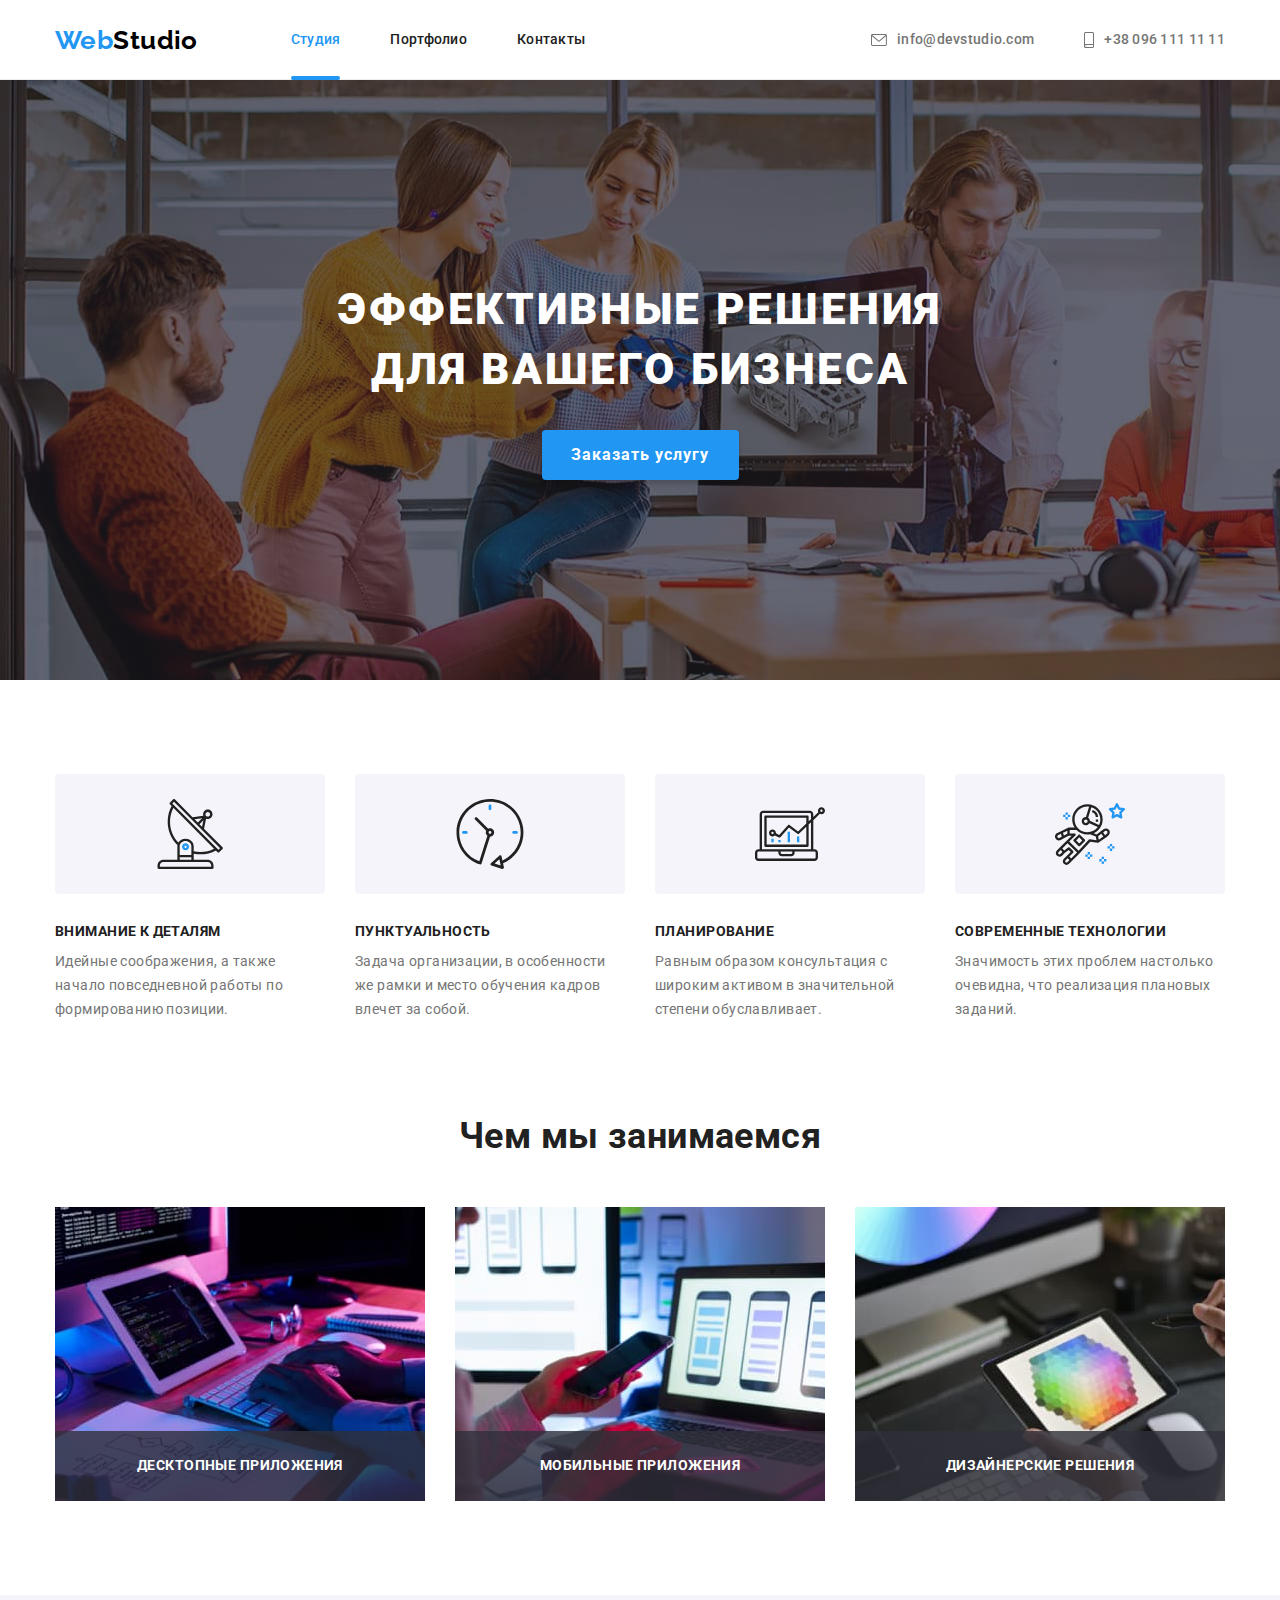
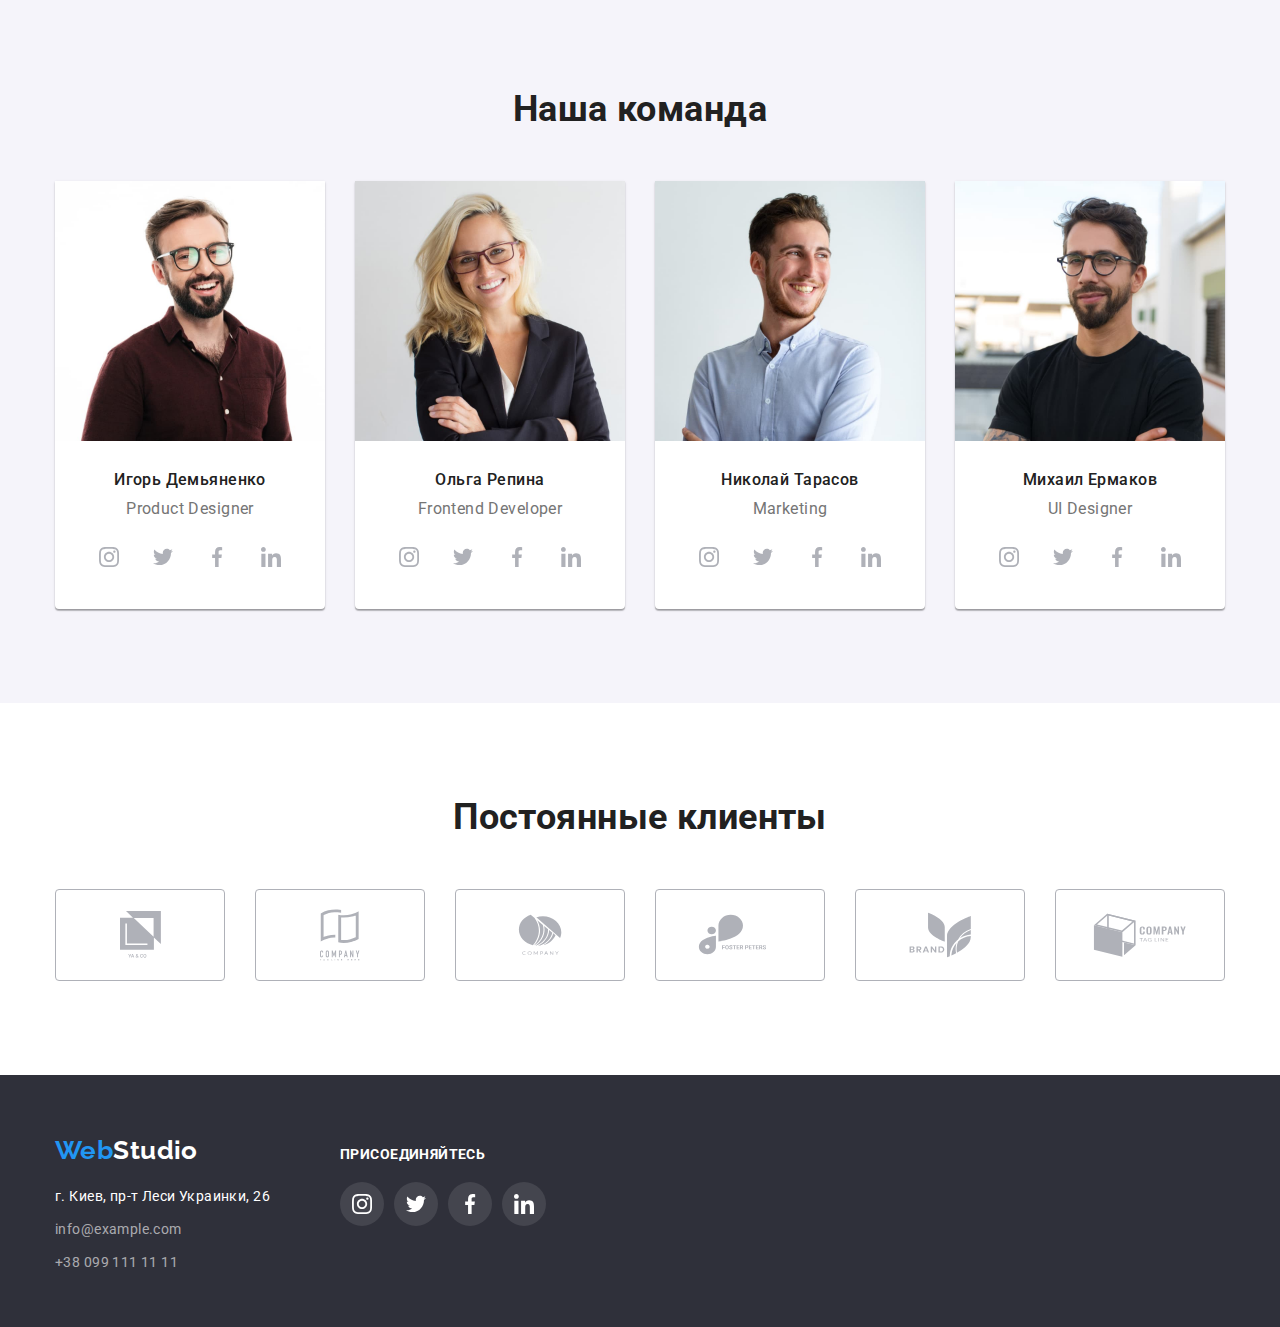
<file: index.html>
<!DOCTYPE html>
<html lang="ru">
<head>
    <meta charset="UTF-8">
    <meta http-equiv="X-UA-Compatible" content="IE=edge">
    <meta name="viewport" content="width=device-width, initial-scale=1.0">
    <title>Document</title>
    <link rel="preconnect" href="https://fonts.googleapis.com">
    <link rel="preconnect" href="https://fonts.gstatic.com" crossorigin>
    <link href="https://fonts.googleapis.com/css2?family=Raleway:wght@700&family=Roboto:wght@400;500;700;900&display=swap" rel="stylesheet">
    <link rel="stylesheet"
    href="https://cdnjs.cloudflare.com/ajax/libs/modern-normalize/1.0.0/modern-normalize.min.css" />
    <link rel="stylesheet" href="css/styles.css">
</head>
<body>
    <header class="header-section">
        <div class="container">
            <nav class="nav-section">
                <a href="./index.html" class="logo"><span>Web</span>Studio</a>
                <ul class="nav-list">
                    <li class="nav-items"><a href="./index.html" class="nav-link illumination">Студия</a></li>
                    <li class="nav-items"><a href="./portfolio.html" class="nav-link">Портфолио</a></li>
                    <li class="nav-items"><a href="Контакты" class="nav-link">Контакты</a></li>
                </ul>
            </nav>
            <ul class="nav-list">
                <li class="nav-items">
                    <a href="mailto:info@devstudio.com" class="nav-contacts">
                        <svg class="nav-icon" width="16" height="12">
                            <use href="./images/icons.svg#icon-envelope"></use>
                        </svg>info@devstudio.com</a>
                </li>
                <li class="nav-items">
                    <a href="tel:+380961111111" class="nav-contacts">
                        <svg class="nav-icon" width="10" height="16">
                            <use href="./images/icons.svg#icon-smartphone"></use>
                        </svg>+38 096 111 11 11</a>
                </li>
            </ul>
        </div>
    </header>
    <main class="main-section">
        <section class="main section">
            <div class="container">
                <h1 class="main-title">Эффективные решения для вашего бизнеса</h1>
                <button type="button" class="main-button" data-modal-open>Заказать услугу</button>
            </div>
        </section>
        <section class="section">
            <div class="container">
                <h2 class="visually-hidden">Приимущества</h2>
                <ul class="benefits-list">
                    <li class="benefits-items">
                        <div class="benefits-icons-container">
                            <svg class="benefits-icon" width="70" height="70">
                                <use href="./images/icons.svg#icon-Group"></use>
                            </svg>
                        </div>
                        <h3 class="benefits-title">Внимание к деталям</h3>
                        <p class="benefits-text">Идейные соображения, а также начало повседневной работы по формированию позиции.
                        </p>
                    </li>
                    <li class="benefits-items">
                        <div class="benefits-icons-container">
                            <svg class="benefits-icon" width="70" height="70">
                                <use href="./images/icons.svg#icon-clock"></use>
                            </svg>
                        </div>
                        <h3 class="benefits-title">Пунктуальность</h3>
                        <p class="benefits-text">Задача организации, в особенности же рамки и место обучения кадров влечет за собой.
                        </p>
                    </li>
                    <li class="benefits-items">
                        <div class="benefits-icons-container">
                            <svg class="benefits-icon" width="70" height="70">
                                <use href="./images/icons.svg#icon-diagram"></use>
                            </svg>
                        </div>
                        <h3 class="benefits-title">Планирование</h3>
                        <p class="benefits-text">Равным образом консультация с широким активом в значительной степени обуславливает.
                        </p>
                    </li>
                    <li class="benefits-items">
                        <div class="benefits-icons-container">
                            <svg class="benefits-icon" width="70" height="70">
                                <use href="./images/icons.svg#icon-astronaut"></use>
                            </svg>
                        </div>
                        <h3 class="benefits-title">Современные технологии</h3>
                        <p class="benefits-text">Значимость этих проблем настолько очевидна, что реализация плановых заданий.</p>
                    </li>
                </ul>
            </div>
        </section>
        <section class="section no-padding">
            <div class="container">
                <h2 class="title">Чем мы занимаемся</h2>
                <ul class="work-list">
                    <li class="work-items">
                        <img src="./images/box-1.jpg" alt="Людина сидить за комп'ютером" width="370">
                        <div class="work-box">
                            <h3 class="work-items-title">Десктопные приложения</h3>
                        </div>
                    </li>
                    <li class="work-items">
                        <img src="./images/box-2.jpg" alt="Людина сидить за комп'ютером з телефоном у руці" width="370">
                        <div class="work-box">
                            <h3 class="work-items-title">Мобильные приложения</h3>
                        </div>
                    </li>
                    <li class="work-items">
                        <img src="./images/box-3.jpg" alt="Людина сидить за столом бтримає в руках планшет з кольоровим графічним зображенням " width="370">
                        <div class="work-box">
                            <h3 class="work-items-title">Дизайнерские решения</h3>
                        </div>
                    </li>
                </ul>
            </div>
        </section>    
        <section class="team section">
            <div class="container">
                <h2 class="title">Наша команда</h2>
                <ul class="team-list">
                    <li class="team-card">
                        <img src="./images/img.jpg" alt="фото" width="270">
                        <h3 class="team-member-name">Игорь Демьяненко</h3>
                        <p class="team-member-position">Product Designer</p>
                        <ul class="team-icon-list">
                            <li class="items-icon">
                                <a class="icon-link" href="">
                                    <svg class="icon" width="20" height="20">
                                        <use href="./images/icons.svg#icon-instagram"></use>
                                    </svg>
                                </a>
                            </li>
                            <li class="items-icon">
                                <a class="icon-link" href="">
                                    <svg class="icon" width="20" height="20">
                                        <use href="./images/icons.svg#icon-twitter"></use>
                                    </svg>
                                </a>
                            </li>
                            <li class="items-icon">
                                <a class="icon-link" href="">
                                    <svg class="icon" width="20" height="20">
                                        <use href="./images/icons.svg#icon-facebook"></use>
                                    </svg>
                                </a>
                            </li>
                            <li class="items-icon">
                                <a class="icon-link" href="">
                                    <svg class="icon" width="20" height="20">
                                        <use href="./images/icons.svg#icon-linkedin"></use>
                                    </svg>
                                </a>
                            </li>
                        </ul>
                    </li>
                    <li class="team-card">
                        <img src="./images/img-1.jpg" alt="фото" width="270">
                        <h3 class="team-member-name">Ольга Репина</h3>
                        <p class="team-member-position">Frontend Developer</p>
                        <ul class="team-icon-list">
                            <li class="items-icon">
                                <a class="icon-link" href="">
                                    <svg class="icon" width="20" height="20">
                                        <use href="./images/icons.svg#icon-instagram"></use>
                                    </svg>
                                </a>
                            </li>
                            <li class="items-icon">
                                <a class="icon-link" href="">
                                    <svg class="icon" width="20" height="20">
                                        <use href="./images/icons.svg#icon-twitter"></use>
                                    </svg>
                                </a>
                            </li>
                            <li class="items-icon">
                                <a class="icon-link" href="">
                                    <svg class="icon" width="20" height="20">
                                        <use href="./images/icons.svg#icon-facebook"></use>
                                    </svg>
                                </a>
                            </li>
                            <li class="items-icon">
                                <a class="icon-link" href="">
                                    <svg class="icon" width="20" height="20">
                                        <use href="./images/icons.svg#icon-linkedin"></use>
                                    </svg>
                                </a>
                            </li>
                        </ul>
                    </li>
                    <li class="team-card">
                        <img src="./images/img-2.jpg" alt="фото" width="270">
                        <h3 class="team-member-name">Николай Тарасов</h3>
                        <p class="team-member-position">Marketing</p>
                        <ul class="team-icon-list">
                            <li class="items-icon">
                                <a class="icon-link" href="">
                                    <svg class="icon" width="20" height="20">
                                        <use href="./images/icons.svg#icon-instagram"></use>
                                    </svg>
                                </a>
                            </li>
                            <li class="items-icon">
                                <a class="icon-link" href="">
                                    <svg class="icon" width="20" height="20">
                                        <use href="./images/icons.svg#icon-twitter"></use>
                                    </svg>
                                </a>
                            </li>
                            <li class="items-icon">
                                <a class="icon-link" href="">
                                    <svg class="icon" width="20" height="20">
                                        <use href="./images/icons.svg#icon-facebook"></use>
                                    </svg>
                                </a>
                            </li>
                            <li class="items-icon">
                                <a class="icon-link" href="">
                                    <svg class="icon" width="20" height="20">
                                        <use href="./images/icons.svg#icon-linkedin"></use>
                                    </svg>
                                </a>
                            </li>
                        </ul>
                    </li>
                    <li class="team-card">
                        <img src="./images/img-3.jpg" alt="фото" width="270">
                        <h3 class="team-member-name">Михаил Ермаков</h3>
                        <p class="team-member-position">UI Designer</p>
                        <ul class="team-icon-list">
                            <li class="items-icon">
                                <a class="icon-link" href="">
                                    <svg class="icon" width="20" height="20">
                                        <use href="./images/icons.svg#icon-instagram"></use>
                                    </svg>
                                </a>
                            </li>
                            <li class="items-icon">
                                <a class="icon-link" href="">
                                    <svg class="icon" width="20" height="20">
                                        <use href="./images/icons.svg#icon-twitter"></use>
                                    </svg>
                                </a>
                            </li>
                            <li class="items-icon">
                                <a class="icon-link" href="">
                                    <svg class="icon" width="20" height="20">
                                        <use href="./images/icons.svg#icon-facebook"></use>
                                    </svg>
                                </a>
                            </li>
                            <li class="items-icon">
                                <a class="icon-link" href="">
                                    <svg class="icon" width="20" height="20">
                                        <use href="./images/icons.svg#icon-linkedin"></use>
                                    </svg>
                                </a>
                            </li>
                        </ul>
                    </li>
                </ul>
            </div>    
        </section>
        <section class="section">
            <div class="container">
                <h2 class="title">Постоянные клиенты</h2>
                <ul class="company-icon-list">
                    <li class="company-icon-items">
                        <a class="company-link" href="">
                            <svg class="company-icon" width="41" height="47">
                                <use href="./images/icons.svg#icon-group-1"></use>
                            </svg>
                        </a>
                    </li>
                    <li class="company-icon-items">
                        <a class="company-link" href="">
                            <svg class="company-icon" width="40" height="52">
                                <use href="./images/icons.svg#icon-group-2"></use>
                            </svg>
                        </a>
                    </li>
                    <li class="company-icon-items">
                        <a class="company-link" href="">
                            <svg class="company-icon" width="44" height="41">
                                <use href="./images/icons.svg#icon-group-3"></use>
                            </svg>
                        </a>
                    </li>
                    <li class="company-icon-items">
                        <a class="company-link" href="">
                            <svg class="company-icon" width="85" height="41">
                                <use href="./images/icons.svg#icon-group-6"></use>
                            </svg>
                        </a>
                    </li>
                    <li class="company-icon-items">
                        <a class="company-link" href="">
                            <svg class="company-icon" width="63" height="46">
                                <use href="./images/icons.svg#icon-group-5"></use>
                            </svg>
                        </a>
                    </li>
                    <li class="company-icon-items">
                        <a class="company-link" href="">
                            <svg class="company-icon" width="94" height="44">
                                <use href="./images/icons.svg#icon-group-7"></use>
                            </svg>
                        </a>
                    </li>
                </ul>
            </div>
        </section>
    </main>
    <footer class="footer-section">
        <div class="container">
            <div class="address-container">
                <a href="./index.html" class="logo"><span>Web</span>Studio</a>
                <address class="footer-address">
                <ul class="footer-list">
                    <li class="footer-items">
                        <a href="https://goo.gl/maps/piqngm7oDQpEDh6u6" target="_blank" rel="noopener nofollow noreferrer"
                            class="footer-link">г. Киев, пр-т Леси Украинки, 26</a>
                    </li>
                    <li class="footer-items-contacts">
                        <a href="mailto:info@example.com" class="footer-contacts">info@example.com</a>
                    </li>
                    <li class="footer-items-contacts">
                        <a href="tel:+380991111111" class="footer-contacts">+38 099 111 11 11</a>
                    </li>
                </ul>
               </address>
            </div>
            <div class="social-link-container">
                <p class="social-link-title">присоединяйтесь</p>
                <ul class="icon-list">
                    <li class="items-icon">
                        <a class="icon-link" href="">
                            <svg class="icon-footer" width="20" height="20">
                                <use href="./images/icons.svg#icon-instagram"></use>
                            </svg>
                        </a>
                    </li>
                    <li class="items-icon">
                        <a class="icon-link" href="">
                            <svg class="icon-footer" width="20" height="20">
                                <use href="./images/icons.svg#icon-twitter"></use>
                            </svg>
                        </a>
                    </li>
                    <li class="items-icon">
                        <a class="icon-link" href="">
                            <svg class="icon-footer" width="20" height="20">
                                <use href="./images/icons.svg#icon-facebook"></use>
                            </svg>
                        </a>
                    </li>
                    <li class="items-icon">
                        <a class="icon-link" href="">
                            <svg class="icon-footer" width="20" height="20">
                                <use href="./images/icons.svg#icon-linkedin"></use>
                            </svg>
                        </a>
                    </li>
                </ul>
            </div>
            
        </div>    
    </footer>
    <div class="backdrop is-hidden" data-modal>
        <div class="modal">
            <button class="button-modal" data-modal-close>
                <svg width="11" height="11">
                    <use href="./images/icons.svg#icon-Vector-1"></use>
                </svg>
            </button>
        </div>
    </div>
    <script src="./js/modal.js"></script>
</body>
</html>
</file>
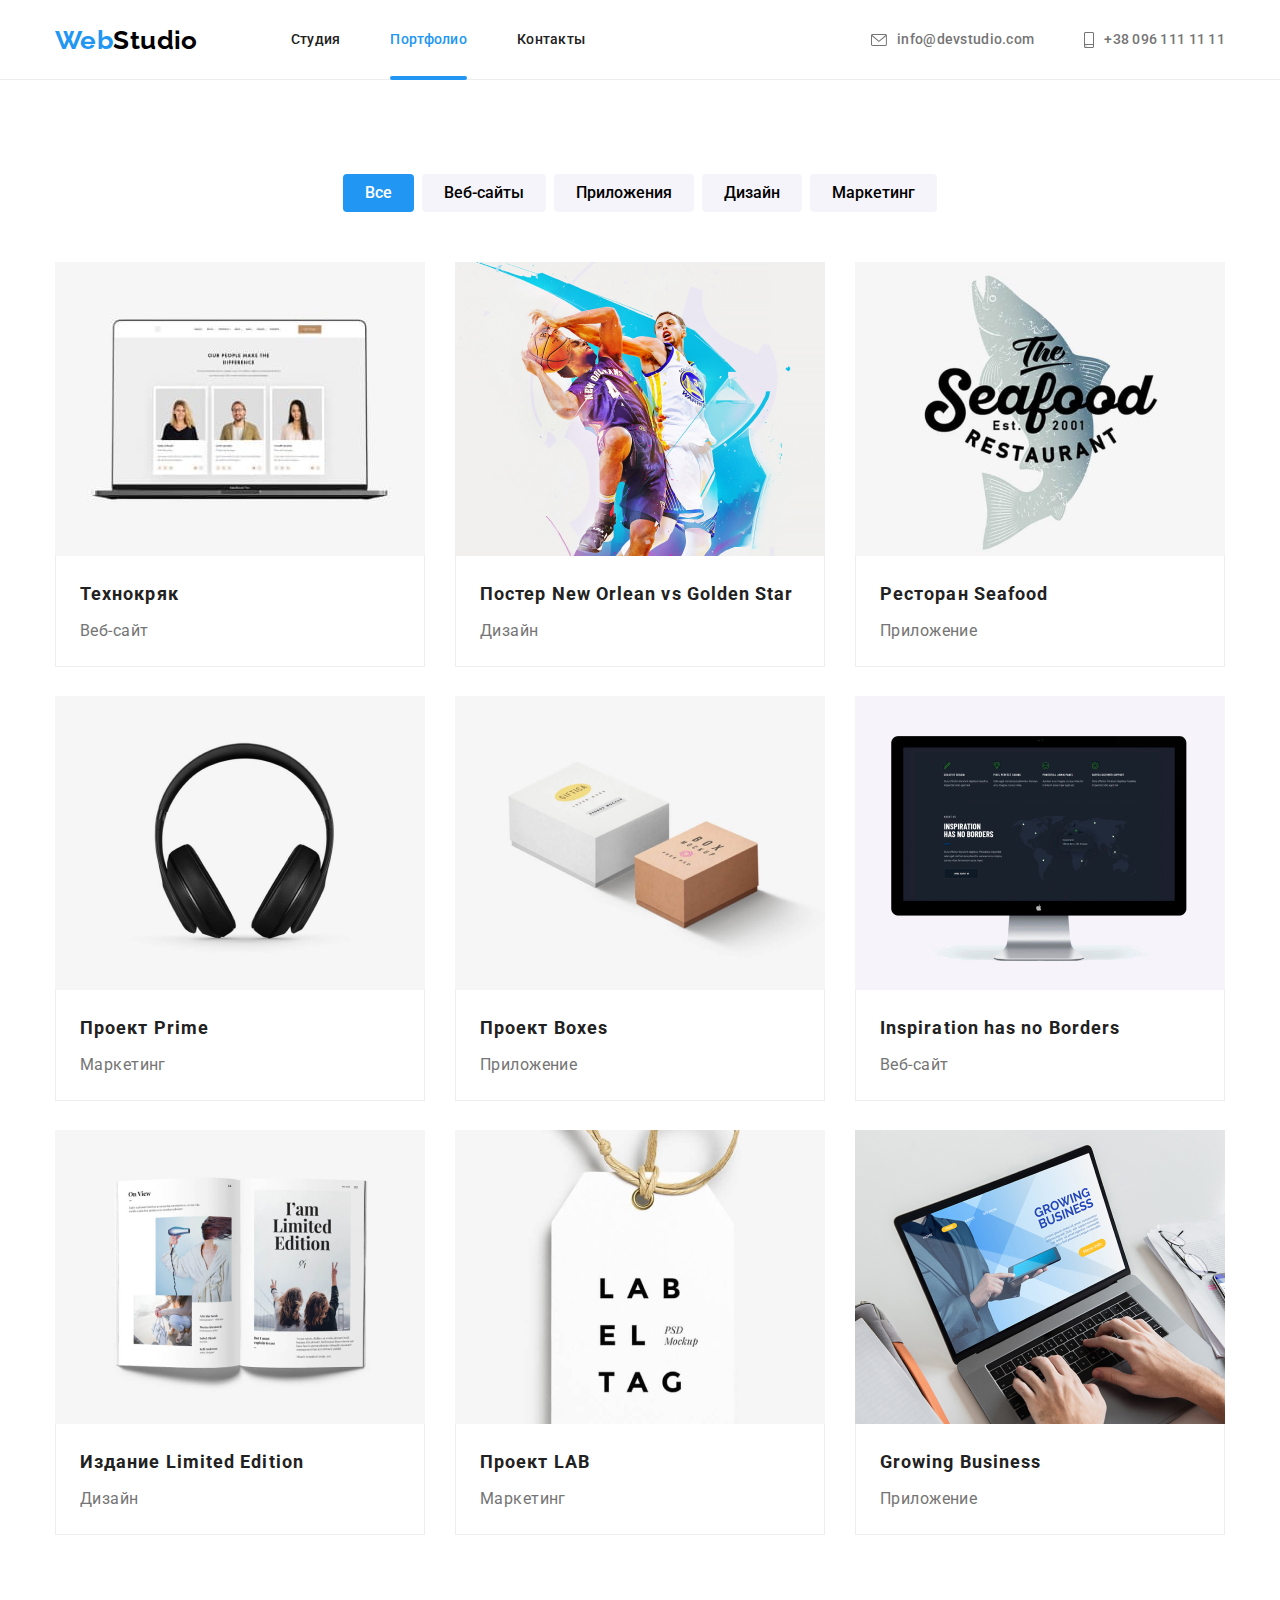
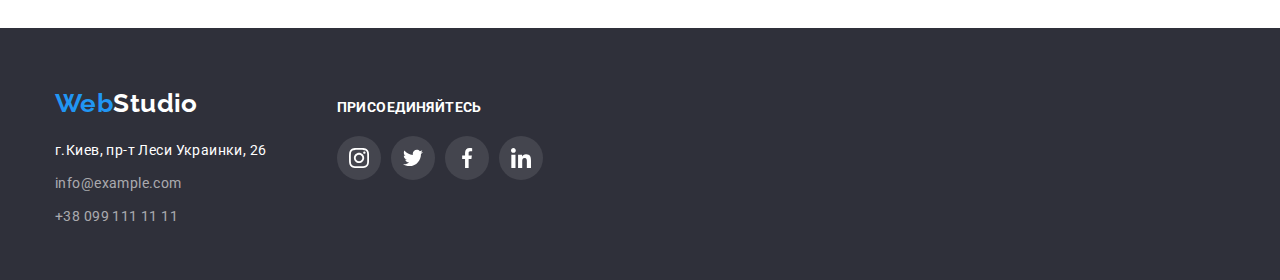
<file: portfolio.html>
<!DOCTYPE html>
<html lang="ru">
<head>
    <meta charset="UTF-8">
    <meta http-equiv="X-UA-Compatible" content="IE=edge">
    <meta name="viewport" content="width=device-width, initial-scale=1.0">
    <title>Document</title>
    <link rel="preconnect" href="https://fonts.googleapis.com">
    <link rel="preconnect" href="https://fonts.gstatic.com" crossorigin>
    <link href="https://fonts.googleapis.com/css2?family=Raleway:wght@700&family=Roboto:wght@400;500;700;900&display=swap" rel="stylesheet">
<link rel="stylesheet" href="https://cdnjs.cloudflare.com/ajax/libs/modern-normalize/1.0.0/modern-normalize.min.css" />
<link rel="stylesheet" href="css/styles.css">
</head>
<body>
    <header class="header-section">
        <div class="container">
            <nav class="nav-section">
                <a href="./index.html" class="logo"><span>Web</span>Studio</a>
                <ul class="nav-list">
                    <li class="nav-items"><a href="./index.html" class="nav-link">Студия</a></li>
                    <li class="nav-items"><a href="./portfolio.html" class="nav-link illumination">Портфолио</a></li>
                    <li class="nav-items"><a href="Контакты" class="nav-link">Контакты</a></li>
                </ul>
            </nav>
            <ul class="nav-list">
                <li class="nav-items "><a href="mailto:info@devstudio.com" class="nav-contacts">
                    <svg class="nav-icon" width="16" height="12">
                        <use href="./images/icons.svg#icon-envelope"></use>
                    </svg>info@devstudio.com</a>
                </li>
                <li class="nav-items"><a href="tel:+380961111111" class="nav-contacts">
                    <svg class="nav-icon" width="10" height="16">
                        <use href="./images/icons.svg#icon-smartphone"></use>
                    </svg>+38 096 111 11 11</a>
                </li>
            </ul>
        </div>
    </header>
    <main>
        <section class="section">
            <div class="container">
                <h1 class="visually-hidden">Портфолио</h1>
                <ul class="portfolio-list-button">
                    <li class="portfolio-items"><button type="button" class="portfolio-button illumination-btn">Все</button></li>
                    <li class="portfolio-items"><button type="button" class="portfolio-button">Веб-сайты</button></li>
                    <li class="portfolio-items"><button type="button" class="portfolio-button">Приложения</button></li>
                    <li class="portfolio-items"><button type="button" class="portfolio-button">Дизайн</button></li>
                    <li class="portfolio-items"><button type="button" class="portfolio-button">Маркетинг</button></li>
                </ul>
                <ul class="portfolio">
                    <li class="portfolio-card">
                        <a class="portfolio-link" href="">
                            <div class="portfolio-box">
                                <img src="./images/img(9).jpg" alt="Відкритий ноутбук, на екрані зображені фото працівників" width="370">
                                <div class="portfolio-overlay">
                                    <p class="portfolio-screen-text">Ресурс предлагает комплексные предложения с разным уровнем функционала и
                                        сервисов. Все это позволит посетителю получить исчерпывающие сведения о компании или частном лице.</p>
                                </div>
                            </div>
                            <div class="portfolio-container-title">
                                <h2 class="portfolio-card-title">Технокряк</h2>
                                <p class="portfolio-name-industry">Веб-сайт</p>
                            </div>
                        </a>
                    </li>
                    <li class="portfolio-card">
                        <a class="portfolio-link" href="">
                            <div class="portfolio-box">
                                <img src="./images/img(1).jpg" alt="Зображено двох волейболістів у стрибку з м'ячем у руках" width="370">
                                <div class="portfolio-overlay">
                                    <p class="portfolio-screen-text">Ресурс предлагает комплексные предложения с разным уровнем функционала и
                                        сервисов.
                                        Все это позволит посетителю получить исчерпывающие сведения о компании или частном лице.</p>
                                </div>
                            </div>
                            <div class="portfolio-container-title">
                                <h2 class="portfolio-card-title">Постер New Orlean vs Golden Star</h2>
                                <p class="portfolio-name-industry">Дизайн</p>
                            </div>
                        </a>
                    </li>
                    <li class="portfolio-card">
                        <a class="portfolio-link" href="">
                            <div class="portfolio-box">
                                <img src="./images/img(2).jpg" alt="Логотип ресторану" width="370">
                                <div class="portfolio-overlay">
                                    <p class="portfolio-screen-text">Ресурс предлагает комплексные предложения с разным уровнем функционала и
                                        сервисов.
                                        Все это позволит посетителю получить исчерпывающие сведения о компании или частном лице.</p>
                                </div>
                            </div>
                            <div class="portfolio-container-title">
                                <h2 class="portfolio-card-title">Ресторан Seafood</h2>
                                <p class="portfolio-name-industry">Приложение</p>
                            </div>
                        </a>
                    </li>
                    <li class="portfolio-card">
                        <a class="portfolio-link" href="">
                            <div class="portfolio-box">
                                <img src="./images/img(3).jpg" alt="Накладні навушники" width="370">
                                <div class="portfolio-overlay">
                                    <p class="portfolio-screen-text">Ресурс предлагает комплексные предложения с разным уровнем функционала и
                                        сервисов.
                                        Все это позволит посетителю получить исчерпывающие сведения о компании или частном лице.</p>
                                </div>
                            </div>
                            <div class="portfolio-container-title">
                                <h2 class="portfolio-card-title">Проект Prime</h2>
                                <p class="portfolio-name-industry">Маркетинг</p>
                            </div>
                        </a>
                    </li>
                    <li class="portfolio-card">
                        <a class="portfolio-link" href="">
                            <div class="portfolio-box">
                                <img src="./images/img(4).jpg" alt="Дві коробки з логотипами" width="370">
                                <div class="portfolio-overlay">
                                    <p class="portfolio-screen-text">Ресурс предлагает комплексные предложения с разным уровнем функционала и
                                        сервисов.
                                        Все это позволит посетителю получить исчерпывающие сведения о компании или частном лице.</p>
                                </div>
                            </div>
                            <div class="portfolio-container-title">
                                <h2 class="portfolio-card-title">Проект Boxes</h2>
                                <p class="portfolio-name-industry">Приложение</p>
                            </div>
                        </a>
                    </li>
                    <li class="portfolio-card">
                        <a class="portfolio-link" href="">
                            <div class="portfolio-box">
                                <img src="./images/img(5).jpg" alt="Ком'ютер з відкритим вебсайтом" width="370">
                                <div class="portfolio-overlay">
                                    <p class="portfolio-screen-text">Ресурс предлагает комплексные предложения с разным уровнем функционала и
                                        сервисов.
                                        Все это позволит посетителю получить исчерпывающие сведения о компании или частном лице.</p>
                                </div>
                            </div>
                            <div class="portfolio-container-title">
                                <h2 class="portfolio-card-title">Inspiration has no Borders</h2>
                                <p class="portfolio-name-industry">Веб-сайт</p>
                            </div>
                        </a>
                    </li>
                    <li class="portfolio-card">
                        <a class="portfolio-link" href="">
                            <div class="portfolio-box">
                                <img src="./images/img(6).jpg" alt="Відкрита книжка в ній стаття" width="370">
                                <div class="portfolio-overlay">
                                    <p class="portfolio-screen-text">Ресурс предлагает комплексные предложения с разным уровнем функционала и
                                        сервисов.
                                        Все это позволит посетителю получить исчерпывающие сведения о компании или частном лице.</p>
                                </div>
                            </div>
                            <div class="portfolio-container-title">
                                <h2 class="portfolio-card-title">Издание Limited Edition</h2>
                                <p class="portfolio-name-industry">Дизайн</p>
                            </div>
                        </a>
                    </li>
                    <li class="portfolio-card">
                        <a class="portfolio-link" href="">
                            <div class="portfolio-box">
                                <img src="./images/img(7).jpg" alt="Логотип" width="370">
                                <div class="portfolio-overlay">
                                    <p class="portfolio-screen-text">Ресурс предлагает комплексные предложения с разным уровнем функционала и
                                        сервисов.
                                        Все это позволит посетителю получить исчерпывающие сведения о компании или частном лице.</p>
                                </div>
                            </div>
                            <div class="portfolio-container-title">
                                <h2 class="portfolio-card-title">Проект LAB</h2>
                                <p class="portfolio-name-industry">Маркетинг</p>
                            </div>
                        </a>
                    </li>
                    <li class="portfolio-card">
                        <a class="portfolio-link" href="">
                            <div class="portfolio-box">
                                <img src="./images/img(8).jpg" alt="Ввімкнений ноутбук з відкритим додатком" width="370">
                                <div class="portfolio-overlay">
                                    <p class="portfolio-screen-text">Ресурс предлагает комплексные предложения с разным уровнем функционала и
                                        сервисов.
                                        Все это позволит посетителю получить исчерпывающие сведения о компании или частном лице.</p>
                                </div>
                            </div>
                            <div class="portfolio-container-title">
                                <h2 class="portfolio-card-title">Growing Business</h2>
                                <p class="portfolio-name-industry">Приложение</p>
                            </div>
                        </a>
                    </li>
                </ul>
            </div>
        </section>
    </main>
    <footer class="footer-section">
        <div class="container">
            <div class="address-container">
                <a href="./index.html" class="logo"><span>Web</span>Studio</a>
                <address class="footer-address">
                    <ul class="footer-list">
                        <li class="footer-items">
                            <a href="https://goo.gl/maps/piqngm7oDQpEDh6u6" target="_blank" rel="noopener nofollow noreferrer" class="footer-link">г.Киев, пр-т Леси Украинки, 26</a>
                        </li>
                        <li class="footer-items-contacts">
                            <a href="mailto:info@example.com" class="footer-contacts">info@example.com</a>
                        </li>
                        <li class="footer-items-contacts">
                            <a href="tel:+380991111111" class="footer-contacts">+38 099 111 11 11</a>
                        </li>
                    </ul>
                </address>
            </div>
            <div class="social-link-container">
                <p class="social-link-title">присоединяйтесь</p>
                <ul class="icon-list">
                    <li class="items-icon">
                        <a class="icon-link" href="">
                            <svg class="icon-footer" width="20" height="20">
                                <use href="./images/icons.svg#icon-instagram"></use>
                            </svg>
                        </a>
                    </li>
                    <li class="items-icon">
                        <a class="icon-link" href="">
                            <svg class="icon-footer" width="20" height="20">
                                <use href="./images/icons.svg#icon-twitter"></use>
                            </svg>
                        </a>
                    </li>
                    <li class="items-icon">
                        <a class="icon-link" href="">
                            <svg class="icon-footer" width="20" height="20">
                                <use href="./images/icons.svg#icon-facebook"></use>
                            </svg>
                        </a>
                    </li>
                    <li class="items-icon">
                        <a class="icon-link" href="">
                            <svg class="icon-footer" width="20" height="20">
                                <use href="./images/icons.svg#icon-linkedin"></use>
                            </svg>
                        </a>
                    </li>
                </ul>
            </div>
        </div>
    </footer>
    
</body>
</html>
</file>
<file: css/styles.css>
:root{
    --title-text-color: #212121;
    --primary-text-color: #757575;
    --accent-color: #2196F3;
    --primary-bg-color: #fff;
}
body{
    font-family: 'Roboto', sans-serif;
    background-color: var(--primary-bg-color);
    color: var(--title-text-color);
    font-size: 14px;
    line-height: 1.14;
    letter-spacing: 0.03em;
}
h1,h2,h3,p,ul{
    margin: 0;
    padding: 0;
}
/* Стилізація хедера */
.header-section{
    max-height: 80px;
    border-bottom: 1px solid #ECECEC;
}
ul{
    list-style: none;
}
a{
    text-decoration: none;
}
.logo{
    color: #000;
    font-family: 'Raleway';
    font-weight: 700;
    font-size: 26px;
    line-height: 1.19;
}
span{
    color: var(--accent-color);
}
.header-section .container{
    display: flex;
    justify-content: space-between;
}
.nav-section{
    align-items: center;
    display: flex;
}
.nav-section .logo{
    margin-right: 93px;
}
.nav-list{
    display: flex;
}
.nav-items{
    display: flex;
}
.nav-items:not(:last-child){
    margin-right: 50px;
}
.nav-link{
    position: relative;
    padding: 32px 0 32px 0;
    color: var(--title-text-color);
    font-weight: 500;
    letter-spacing: 0.02em;
    transition: color 250ms cubic-bezier(0.4, 0, 0.2, 1);
}
.illumination{
    color: var(--accent-color);
}
.illumination:after{
    position: absolute;
    bottom: 0;
    content:" ";
    display: block;
    width: 100%;
    height: 4px;
    border-radius: 2px;
    background-color: var(--accent-color);
}
.nav-link:hover,
.nav-link:focus{
    color: var(--accent-color);
}
.nav-contacts{
    display: flex;
    padding: 32px 0 32px 0;
    align-items: center;
    color: var(--primary-text-color);
    font-weight: 500;
    letter-spacing: 0.02em;
    transition: color 250ms cubic-bezier(0.4, 0, 0.2, 1);
}
.nav-contacts:hover,
.nav-contacts:focus{
    color: var(--accent-color);
}
.nav-contacts:hover .nav-icon,
.nav-contacts:focus .nav-icon{
    fill: var(--accent-color);
}
.nav-icon{
    margin-right: 10px;
    fill: var(--primary-text-color);
    transition: fill 250ms cubic-bezier(0.4, 0, 0.2, 1);
}
/* Стилізація головного контенту сторінки */
img{
    display: block;
}
.container{
    max-width: 1200px;
    padding: 0 15px 0 15px;
    margin-left: auto;
    margin-right: auto;
}
.main{
    max-width: 1600px;
    margin-left: auto;
    margin-right: auto;
    text-align: center;
    background-color: #2F303A;
    content: "";
    background-image: linear-gradient( to right, rgba(47, 48, 58, 0.4), rgba(47, 48, 58, 0.4)), url(../images/background.jpg);
    background-size: cover; 
}
.main-section .section:first-child{
    padding: 200px 0;
}
.main-title{
    width: 693px;
    margin-left: auto;
    margin-right: auto;
    font-weight: 900;
    font-size: 44px;
    line-height: 1.36;
    letter-spacing: 0.06em;
    text-transform: uppercase;
    color: var(--primary-bg-color);
}
button{
    font-family: inherit;
    cursor: pointer;
}
.main-button{
    margin-top: 30px;
    font-weight: 700;
    font-size: 16px;
    line-height: 1.88;
    letter-spacing: 0.06em;
    min-width: 197px;
    min-height: 50px;
    padding: 10px 25px;
    background-color: var(--accent-color);
    box-shadow: 0px 4px 4px rgba(0, 0, 0, 0.15);
    border-radius: 4px;
    color: var(--primary-bg-color);
    border:none;
    transition: background-color 250ms cubic-bezier(0.4, 0, 0.2, 1);
}
.main-button:hover,
.main-button:focus{
    background-color:  #267bc6;
}
.main-button:active{
    background-color: #27619b;
}
.portfolio-list-button{
    display: flex;
    justify-content: center;
}
.portfolio-items:not(:last-child){
    margin-right: 8px;
}
.portfolio{
    display: flex;
    flex-wrap: wrap;
    gap: 30px;
    margin-top: 50px;
}
.portfolio-button{
    background: #F5F4FA;
    font-weight: 500;
    font-size: 16px;
    line-height: 1.62;
    padding: 6px 22px;
    border-radius: 4px;
    border:none;
    transition: background-color 250ms cubic-bezier(0.4, 0, 0.2, 1),box-shadow 250ms cubic-bezier(0.4, 0, 0.2, 1), color 250ms cubic-bezier(0.4, 0, 0.2, 1);
}
.illumination-btn{
    background-color: var(--accent-color);
    color: var(--primary-bg-color);
}
.portfolio-button:hover,
.portfolio-button:focus{
    background-color: var(--accent-color);
    color: var(--primary-bg-color);
    box-shadow: 0px 3px 1px rgba(0, 0, 0, 0.1), 0px 1px 2px rgba(0, 0, 0, 0.08), 0px 2px 2px rgba(0, 0, 0, 0.12);
}
.portfolio-button:active{
    background-color: #267bc6;
}
.visually-hidden{ 
    position: absolute; 
    width: 1px; 
    height: 1px; 
    margin: -1px; 
    border: 0; 
    padding: 0; 
    white-space: nowrap; 
    clip-path: inset(100%); 
    clip: rect(0 0 0 0); 
    overflow: hidden; 
}
.section{
    padding: 94px 0;
}
.work-list{
    display: flex;
    justify-content: space-between;
    margin-top: 50px;
}
.work-items{
    position: relative;
}
.work-box{
    position: absolute;
    display: flex;
    justify-content: center;
    align-items: center;
    width: 100%;
    height: 70px;
    bottom: 0;
    background-color: rgba(47, 48, 58, 0.8);
}
.work-items-title{
    font-weight: 700;
    font-size: 14px;
    line-height: 1.14;
    letter-spacing: 0.03em;
    text-transform: uppercase;
    color: #FFFFFF;
}
.benefits-list{
    display: flex;
    justify-content: space-between;
}
.benefits-items{
    width: 270px;    
}
.benefits-icons-container{
    display: inline-flex;
    justify-content: center;
    align-items: center;
    width: 270px;
    height: 120px;
    background-color: #F5F4FA;
    border-radius: 4px;
}
.benefits-title{
    font-size: 14px;
    text-transform: uppercase;
    margin-top: 30px;
}
.benefits-text{
    margin-top: 10px;
    color: var(--primary-text-color);
    line-height: 1.71;
}
.title{    
    font-size: 36px;
    line-height: 1.16;
    text-align: center;
}
.team{
    background: #F5F4FA;
}
.no-padding{
    padding-top: 0;
}
.team-list{
    display: flex;
    justify-content: space-between;
}
.team-card{
    margin-top: 50px;
    padding-bottom: 30px;
    text-align: center;
    min-width: 270px;
    min-height: 368px;
    background-color: var(--primary-bg-color);
    box-shadow: 0px 1px 3px rgba(0, 0, 0, 0.12), 0px 1px 1px rgba(0, 0, 0, 0.14), 0px 2px 1px rgba(0, 0, 0, 0.2);
    border-radius: 0px 0px 4px 4px;
}
.team-member-name{
    padding-top: 30px;
    font-weight: 500;
    font-size: 16px;
    line-height: 1.18;
}
.team-member-position{
    margin-top: 10px;
    color: var(--primary-text-color);
    font-size: 16px;
    line-height: 1.18;
}
.team-icon-list{
    display: inline-flex;
    height: 44px;
    margin-top: 16px;
    justify-content: center;
    gap: 10px;
}
.icon-link{
    display: inline-flex;
    justify-content: center;
    align-items: center;
    height: 44px;
    width: 44px;
    border-radius: 50%;
    background-color: rgba(255, 255, 255, 0.1);
    transition: background-color 250ms cubic-bezier(0.4, 0, 0.2, 1);
}
.icon-link:hover .icon,
.icon-link:focus .icon{
    fill: #fff;  
}
.icon-link:hover,.icon-link:focus{
    background-color: var(--accent-color);
}
.icon{
    fill: #AFB1B8;
    transition: fill 250ms cubic-bezier(0.4, 0, 0.2, 1);
}
.company-icon-list{
    margin-top: 50px;
    display: inline-flex;
    gap: 30px;
}
.company-link{
    display: inline-flex;
    justify-content: center;
    align-items: center;
    width: 170px;
    height: 92px;
    border: 1px solid #AFB1B8;
    border-radius: 4px;
    transition: background-color 250ms cubic-bezier(0.4, 0, 0.2, 1);
}
.company-link:hover .company-icon,.company-link:hover,
.company-link:focus .company-icon,.company-link:focus{
    fill: var(--accent-color);
    border-color: var(--accent-color);
}
.company-icon{
    fill: #AFB1B8;
    transition: fill 250ms cubic-bezier(0.4, 0, 0.2, 1);
}
.portfolio-card{
    width: 370px;
    height: 404px;
}
.portfolio-screen-text{
    font-size: 18px;
    line-height: 1.56;
    letter-spacing: 0.03em;
    color: #FFFFFF;
}
.portfolio-overlay{
    position: absolute;
    width: 100%;
    height: 100%;
    bottom: 0;
    padding: 63px 24px;
    background-color: rgba(33, 150, 243, 0.9);
    transform: translateY(101%);
    transition: transform 250ms cubic-bezier(0.4, 0, 0.2, 1);
}
.portfolio-box{
    position: relative;
    display: block;
    width: 370px;
    height: 294px;
    overflow: hidden;
}
.portfolio-link{
    display: inline-block;
    width: 100%;
    height: 100%;
    transition: box-shadow 250ms cubic-bezier(0.4, 0, 0.2, 1);
}
.portfolio-link:hover .portfolio-overlay,
.portfolio-link:focus .portfolio-overlay{ 
    transform:translateY(0);
    height: 294px;
}
.portfolio-link:hover,
.portfolio-link:focus{
    background-color: #FFFFFF;
    box-shadow: 0px 1px 1px rgba(0, 0, 0, 0.12), 0px 4px 4px rgba(0, 0, 0, 0.06), 1px 4px 6px rgba(0, 0, 0, 0.16);
}
.portfolio-container-title{
    padding: 20px 10px 20px 24px;
    border: 1px solid #EEEEEE;
    border-top: 0;
}
.portfolio-card-title{
    font-size: 18px;
    line-height: 2;    
    letter-spacing: 0.06em;
    color: var(--title-text-color);
}
.portfolio-name-industry{
    margin-top: 4px;
    color: var(--primary-text-color);   
    font-size: 16px;
    line-height: 1.88;
}
/* Стилізація футера */
.footer-section{
    padding: 60px 0;
    height: 252px;
    background: #2F303A;
}
.footer-section .container{
    display: flex;
    gap: 70px;
}
.footer-section .logo{
    color: var(--primary-bg-color);
}
address{
    font-style: normal;
}
.footer-address{
    margin-top: 20px;
}
.footer-link{
    color: #FFFFFF;
    line-height: 1.71;
}
.footer-items-contacts{
    margin-top: 9px;
}
.footer-contacts{
    color: rgba(255, 255, 255, 0.6);
    line-height: 1.71;
    transition: color 250ms cubic-bezier(0.4, 0, 0.2, 1);
}
.footer-contacts:hover,
.footer-contacts:focus{
    color: var(--accent-color);
}.social-link-title{
    padding-top: 12px;
    font-weight: 700;
    text-transform: uppercase;
    color: #FFFFFF;
}
.icon-footer{
    fill: #fff;
}
.icon-list{
    display: flex;
    margin-top: 20px;
    gap: 10px;
}
.backdrop{
    position: fixed;
    top: 0;
    left: 0;
    width: 100%;
    height: 100%;
    z-index: 100;
    background-color: rgba(0, 0, 0, 0.2);
    transition: opacity 250ms cubic-bezier(0.4, 0, 0.2, 1),visibility 250ms cubic-bezier(0.4, 0, 0.2, 1);
}
.backdrop.is-hidden{
    visibility: hidden;
    opacity: 0;
    pointer-events: none;
}
.modal{
    position: absolute;
    top: 50%;
    left: 50%;
    transform: translate(-50%, -50%);
    width: 528px;
    height: 581px;
    padding: 8px;
    background-color: #FFFFFF;
    box-shadow: 0px 1px 3px rgba(0, 0, 0, 0.12), 0px 1px 1px rgba(0, 0, 0, 0.14), 0px 2px 1px rgba(0, 0, 0, 0.2);
    border-radius: 4px;
}
.button-modal{
    position: absolute;
    display: flex;
    align-items: center;
    justify-content: center;
    top: 8px;
    right: 8px;
    width: 30px;
    height: 30px;
    margin-left: auto;
    border-radius: 50%;
    background-color: #FFFFFF;
    border: 1px solid rgba(0, 0, 0, 0.1);
}
</file>
